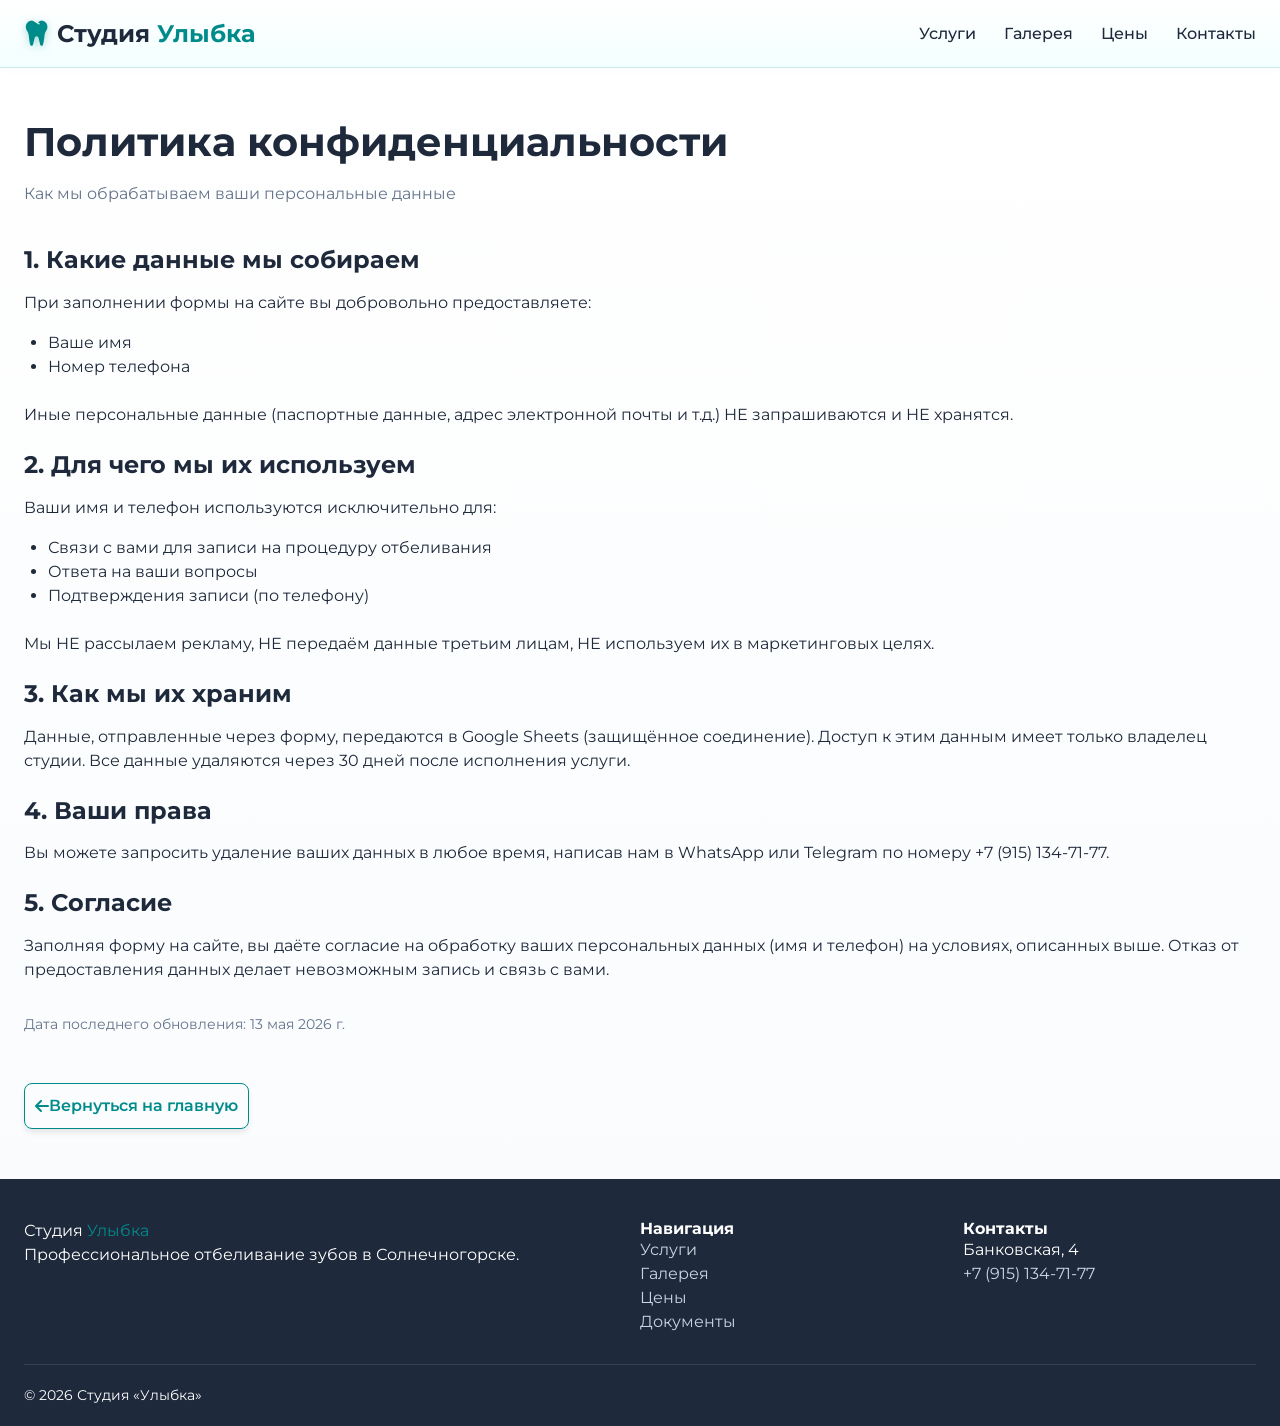
<file: privacy-policy/index.html>
<!DOCTYPE html>
<html lang="ru">

<head>
  <!-- Yandex.Metrika counter -->
  <script type="text/javascript">
    (function (m, e, t, r, i, k, a) {
      m[i] = m[i] || function () { (m[i].a = m[i].a || []).push(arguments) };
      m[i].l = 1 * new Date();
      for (var j = 0; j < document.scripts.length; j++) { if (document.scripts[j].src === r) { return; } }
      k = e.createElement(t), a = e.getElementsByTagName(t)[0], k.async = 1, k.src = r, a.parentNode.insertBefore(k, a)
    })(window, document, 'script', 'https://mc.yandex.ru/metrika/tag.js?id=109186082', 'ym');

    ym(109186082, 'init', { ssr: true, webvisor: true, clickmap: true, ecommerce: "dataLayer", referrer: document.referrer, url: location.href, accurateTrackBounce: true, trackLinks: true });
  </script>
  <noscript>
    <div><img src="https://mc.yandex.ru/watch/109186082" style="position:absolute; left:-9999px;" alt="" /></div>
  </noscript>
  <!-- /Yandex.Metrika counter -->
  <meta charset="UTF-8">
  <meta name="viewport" content="width=device-width, initial-scale=1.0, maximum-scale=5.0, user-scalable=yes">

  <title>Политика конфиденциальности | Студия Улыбка Солнечногорск</title>

  <meta name="description"
    content="Политика обработки персональных данных в студии отбеливания зубов «Улыбка» (Солнечногорск). Собираем только имя и телефон для связи.">
  <meta name="robots" content="noindex, follow">

  <link rel="canonical" href="https://студия-улыбка.рф/privacy-policy/">

  <link rel="preconnect" href="https://fonts.googleapis.com">
  <link rel="preconnect" href="https://fonts.gstatic.com" crossorigin>
  <link href="https://fonts.googleapis.com/css2?family=Montserrat:wght@400;500;600;700&display=swap" rel="stylesheet">
  <link rel="stylesheet" href="https://cdnjs.cloudflare.com/ajax/libs/font-awesome/6.0.0-beta3/css/all.min.css">
  <link rel="stylesheet" href="../css/style.css">

  <link rel="icon" type="image/x-icon" href="/favicon.ico">
  <link rel="icon" type="image/png" sizes="16x16" href="/favicon-16x16.png">
  <link rel="icon" type="image/png" sizes="32x32" href="/favicon-32x32.png">
  <link rel="apple-touch-icon" sizes="180x180" href="/apple-touch-icon.png">
</head>

<body>

  <header class="header">
    <div class="container header__container">
      <a href="/" class="logo">
        <span class="logo__icon"><i class="fas fa-tooth"></i></span>
        <span class="logo__text">Студия <span class="logo__text--accent">Улыбка</span></span>
      </a>
      <nav class="nav">
        <ul class="nav__list">
          <li><a href="/#services" class="nav__link">Услуги</a></li>
          <li><a href="/#gallery" class="nav__link">Галерея</a></li>
          <li><a href="/#price" class="nav__link">Цены</a></li>
          <li><a href="/#contact" class="nav__link">Контакты</a></li>
        </ul>
      </nav>
    </div>
  </header>

  <main class="legal-main">
    <section class="legal-page">
      <div class="container">
        <h1 class="page-title">Политика конфиденциальности</h1>
        <p class="page-subtitle">Как мы обрабатываем ваши персональные данные</p>

        <div class="legal__text">
          <h2>1. Какие данные мы собираем</h2>
          <p>При заполнении формы на сайте вы добровольно предоставляете:</p>
          <ul style="margin: 16px 0 24px 24px; list-style: disc;">
            <li>Ваше имя</li>
            <li>Номер телефона</li>
          </ul>
          <p>Иные персональные данные (паспортные данные, адрес электронной почты и т.д.) НЕ запрашиваются и НЕ
            хранятся.</p>

          <h2>2. Для чего мы их используем</h2>
          <p>Ваши имя и телефон используются исключительно для:</p>
          <ul style="margin: 16px 0 24px 24px; list-style: disc;">
            <li>Связи с вами для записи на процедуру отбеливания</li>
            <li>Ответа на ваши вопросы</li>
            <li>Подтверждения записи (по телефону)</li>
          </ul>
          <p>Мы НЕ рассылаем рекламу, НЕ передаём данные третьим лицам, НЕ используем их в маркетинговых целях.</p>

          <h2>3. Как мы их храним</h2>
          <p>Данные, отправленные через форму, передаются в Google Sheets (защищённое соединение). Доступ к этим данным
            имеет только владелец студии. Все данные удаляются через 30 дней после исполнения услуги.</p>

          <h2>4. Ваши права</h2>
          <p>Вы можете запросить удаление ваших данных в любое время, написав нам в WhatsApp или Telegram по номеру <a
              href="tel:+79151347177">+7 (915) 134-71-77</a>.</p>

          <h2>5. Согласие</h2>
          <p>Заполняя форму на сайте, вы даёте согласие на обработку ваших персональных данных (имя и телефон) на
            условиях, описанных выше. Отказ от предоставления данных делает невозможным запись и связь с вами.</p>

          <p style="margin-top: 32px; font-size: 0.875rem; color: var(--text-muted);">Дата последнего обновления: 13 мая
            2026 г.</p>
        </div>

        <div class="back-link">
          <a href="/" class="btn btn--outline"><i class="fas fa-arrow-left"></i> Вернуться на главную</a>
        </div>
      </div>
    </section>
  </main>

  <footer class="footer">
    <div class="container">
      <div class="footer__grid">
        <div class="footer__col">
          <div class="footer__logo">
            <span class="logo__text">Студия <span class="logo__text--accent">Улыбка</span></span>
          </div>
          <p>Профессиональное отбеливание зубов в Солнечногорске.</p>
        </div>
        <div class="footer__col">
          <h4>Навигация</h4>
          <ul>
            <li><a href="/#services">Услуги</a></li>
            <li><a href="/#gallery">Галерея</a></li>
            <li><a href="/#price">Цены</a></li>
            <li><a href="legal/">Документы</a></li>
          </ul>
        </div>
        <div class="footer__col">
          <h4>Контакты</h4>
          <ul>
            <li>Банковская, 4</li>
            <li><a href="tel:+79151347177">+7 (915) 134-71-77</a></li>
          </ul>
        </div>
      </div>
      <div class="footer__bottom">
        <div class="footer__copyright">© <span id="currentYear"></span> Студия «Улыбка»</div>
      </div>
    </div>
  </footer>

  <script>
    document.getElementById('currentYear').textContent = new Date().getFullYear();
  </script>
</body>

</html>
</file>
<file: css/style.css>
* {
    margin: 0;
    padding: 0;
    box-sizing: border-box;
}

:root {
    --primary: #008b8b;
    --primary-dark: #006b6b;
    --primary-light: #e6f3f3;
    --accent: #00b4b4;
    --text-dark: #1e293b;
    --text-muted: #64748b;
    --bg-light: #ffffff;
    --bg-soft: #f8fafc;
    --border-light: #e2e8f0;
    --shadow-sm: 0 4px 6px -1px rgb(0 0 0 / 0.1);
    --shadow-md: 0 10px 15px -3px rgb(0 0 0 / 0.1);
    --shadow-lg: 0 20px 25px -5px rgb(0 0 0 / 0.1);
    --radius: 16px;
    --radius-sm: 8px;
    --font-main: 'Montserrat', sans-serif;
    --gallery-max-width: 500px;
}

html {
    scroll-behavior: smooth;
}

html,
body {
    overflow-x: hidden;
}

body {
    font-family: var(--font-main);
    color: var(--text-dark);
    line-height: 1.5;
    background: linear-gradient(180deg, #ffffff 0%, #f9fbfd 100%);
    -webkit-font-smoothing: antialiased;
}

.container {
    max-width: 1280px;
    margin: 0 auto;
    padding: 0 24px;
}

img {
    max-width: 100%;
    height: auto;
    display: block;
}

a {
    text-decoration: none;
    color: inherit;
}

ul {
    list-style: none;
}

h1,
h2,
h3,
h4 {
    line-height: 1.2;
    font-weight: 700;
}

.section-title {
    font-size: clamp(2rem, 5vw, 3rem);
    margin-bottom: 16px;
}

.section-subtitle {
    font-size: 1.125rem;
    color: var(--text-muted);
}

.text-accent {
    color: var(--primary);
}

.section-header {
    text-align: center;
    margin-bottom: 40px;
}

.btn {
    display: inline-flex;
    align-items: center;
    justify-content: center;
    font-weight: 600;
    border-radius: var(--radius-sm);
    transition: all 0.3s ease;
    cursor: pointer;
    border: 1px solid transparent;
    white-space: nowrap;
    padding: 10px;
    box-shadow: var(--shadow-sm);
}

.btn--primary {
    background: var(--primary);
    color: white;
}

.btn--primary:hover {
    background: var(--primary-dark);
    transform: translateY(-2px);
    box-shadow: var(--shadow-md), 0 0 10px var(--primary-light);
}

.btn--outline {
    background: transparent;
    border-color: var(--primary);
    color: var(--primary);
}

.btn--outline:hover {
    background: var(--primary-light);
    box-shadow: var(--shadow-md);
}

.btn--large {
    padding: 14px 32px;
    font-size: 1rem;
}

.btn--small {
    padding: 8px 16px;
    font-size: 0.875rem;
}

.btn--block {
    width: 100%;
}

.header {
    padding: 12px 0;
    background: linear-gradient(180deg, rgba(255, 255, 255, 0.98) 0%, rgba(240, 255, 255, 0.8) 100%);
    backdrop-filter: blur(12px);
    position: sticky;
    top: 0;
    z-index: 100;
    border-bottom: 1px solid rgba(0, 139, 139, 0.2);
    box-shadow: 0 2px 10px rgba(0, 0, 0, 0.02);
}

.header__container {
    display: flex;
    align-items: center;
    justify-content: space-between;
}

.logo {
    display: flex;
    align-items: center;
    gap: 8px;
    font-weight: 700;
    font-size: 1.5rem;
}

.logo__icon {
    font-size: 1.8rem;
    color: var(--primary);
    filter: drop-shadow(0 2px 4px rgba(0, 139, 139, 0.3));
}

.logo__text--accent {
    color: var(--primary);
}

.nav__list {
    display: flex;
    gap: 28px;
    flex-wrap: wrap;
    justify-content: center;
}

.nav__link {
    font-weight: 500;
    color: var(--text-dark);
    transition: all 0.2s;
    padding: 6px 0;
    border-bottom: 2px solid transparent;
}

.nav__link:hover {
    color: var(--primary);
    border-bottom-color: var(--primary);
}

.header__actions {
    display: flex;
    align-items: center;
    gap: 16px;
}

.header__phone {
    font-weight: 600;
}

.header__mobile-call {
    display: none;
    font-size: 1.4rem;
    color: var(--primary);
    padding: 8px;
}

.burger {
    display: none;
    flex-direction: column;
    gap: 6px;
    background: none;
    border: none;
    padding: 8px;
    cursor: pointer;
}

.burger__line {
    width: 24px;
    height: 2px;
    background: var(--text-dark);
    transition: 0.2s;
}

.mobile-menu {
    position: fixed;
    top: 72px;
    left: 0;
    right: 0;
    bottom: 0;
    background: white;
    z-index: 99;
    padding: 24px;
    transform: translateX(100%);
    transition: transform 0.3s ease;
    overflow-y: auto;
}

.mobile-menu.active {
    transform: translateX(0);
}

.mobile-menu__list {
    display: flex;
    flex-direction: column;
    gap: 20px;
}

.mobile-menu__list a {
    font-size: 1.25rem;
    font-weight: 600;
}

.mobile-menu__footer {
    margin-top: 40px;
}

.hero {
    padding: 50px 0;
    background: linear-gradient(145deg, #f4fcfa 0%, #ffffff 80%);
}

.hero__container {
    display: grid;
    grid-template-columns: 1fr;
    gap: 40px;
    align-items: center;
}

.hero__badge {
    background: var(--primary-light);
    color: var(--primary-dark);
    padding: 6px 16px;
    border-radius: 40px;
    font-size: 0.875rem;
    font-weight: 600;
    display: inline-block;
    margin-bottom: 20px;
    box-shadow: inset 0 1px 3px rgba(0, 0, 0, 0.02);
}

.hero__title {
    font-size: clamp(2.5rem, 6vw, 4rem);
    margin-bottom: 24px;
    text-shadow: 0 2px 6px rgba(0, 139, 139, 0.05);
}

.hero__title--highlight {
    color: var(--primary);
}

.hero__subtitle {
    font-size: 1.125rem;
    color: var(--text-muted);
    margin-bottom: 32px;
}

.hero__cta {
    display: flex;
    gap: 16px;
    margin-bottom: 40px;
}

.hero__features {
    display: flex;
    gap: 10px;
    flex-wrap: wrap;
}

.feature-item {
    display: flex;
    align-items: center;
    gap: 10px;
    background: rgba(255, 255, 255, 0.7);
    padding: 8px 16px;
    border-radius: 40px;
    backdrop-filter: blur(4px);
    box-shadow: var(--shadow-sm);
    background: linear-gradient(135deg, #ffffff 0%, #f0fcfc 100%);
}

.feature-item__icon {
    color: var(--primary);
}

.services {
    padding: 60px 0;
}

.services__grid {
    display: grid;
    grid-template-columns: repeat(4, 1fr);
    gap: 20px;
}

.service-card {
    background: linear-gradient(135deg, #ffffff 0%, #f0fcfc 100%);
    padding: 28px;
    border-radius: var(--radius);
    transition: all 0.3s;
    border: 1px solid rgba(0, 139, 139, 0.08);
    box-shadow: var(--shadow-sm);
    display: flex;
    align-items: flex-start;
    gap: 16px;
}

.service-card:hover {
    transform: translateY(-6px);
    box-shadow: var(--shadow-lg), 0 0 0 2px var(--primary-light);
    border-color: var(--primary-light);
}

.service-card__icon {
    font-size: 2.2rem;
    color: var(--primary);
    flex-shrink: 0;
}

.service-card__content h3 {
    margin-bottom: 10px;
    font-size: 1.25rem;
}

.service-card__content p {
    color: var(--text-muted);
    font-size: 0.95rem;
}

.gallery {
    padding: 60px 0;
    background: var(--bg-soft);
}

.gallery__wrapper {
    position: relative;
    margin: 0 auto;
    max-width: var(--gallery-max-width);
    width: 100%;
}

.gallery__slider {
    width: 100%;
    overflow: hidden;
    border-radius: var(--radius);
    box-shadow: var(--shadow-lg);
    touch-action: pan-y;
}

.gallery__track {
    display: flex;
    transition: transform 0.4s cubic-bezier(0.2, 0.9, 0.4, 1);
    will-change: transform;
}

.gallery__slide {
    flex: 0 0 100%;
    padding: 6px;
}

.gallery-card {
    background: white;
    border-radius: var(--radius);
    overflow: hidden;
    aspect-ratio: 3 / 4;
}

.gallery-card img {
    width: 100%;
    height: 100%;
    object-fit: cover;
}

.gallery__nav {
    display: flex;
    align-items: center;
    justify-content: center;
    gap: 20px;
    margin-top: 20px;
}

.gallery__btn {
    width: 44px;
    height: 44px;
    border-radius: 50%;
    border: none;
    background: white;
    box-shadow: var(--shadow-sm);
    font-size: 1.2rem;
    cursor: pointer;
    transition: 0.2s;
}

.gallery__btn:hover {
    background: var(--primary);
    color: white;
    box-shadow: 0 0 15px var(--primary);
}

.gallery__dots {
    display: flex;
    gap: 10px;
}

.gallery__dot {
    width: 10px;
    height: 10px;
    border-radius: 50%;
    background: var(--border-light);
    border: none;
    cursor: pointer;
    transition: 0.2s;
}

.gallery__dot.active {
    background: var(--primary);
    width: 24px;
    border-radius: 10px;
}

.before-after {
    padding: 60px 0;
}

.before-after__grid {
    display: grid;
    grid-template-columns: repeat(4, 1fr);
    gap: 20px;
}

.before-after-item {
    position: relative;
    border-radius: var(--radius);
    overflow: hidden;
    box-shadow: var(--shadow-md);
    aspect-ratio: 1 / 1;
    transition: transform 0.3s;
}

.before-after-item:hover {
    transform: scale(1.02);
}

.before-after-item img {
    width: 100%;
    height: 100%;
    object-fit: cover;
}

.before-after-label {
    position: absolute;
    bottom: 10px;
    left: 10px;
    background: rgba(0, 0, 0, 0.5);
    backdrop-filter: blur(4px);
    color: white;
    padding: 4px 12px;
    border-radius: 20px;
    font-size: 0.8rem;
    font-weight: 600;
}

.price {
    padding: 60px 0;
    background: linear-gradient(0deg, #ffffff 0%, #f0f9f9 100%);
}

.price__grid {
    display: grid;
    grid-template-columns: 1.5fr 1fr;
    gap: 40px;
}

.price__list {
    margin-top: 28px;
}

.price__item {
    display: flex;
    justify-content: space-between;
    align-items: baseline;
    padding: 14px 0;
    border-bottom: 1px dashed var(--border-light);
    font-weight: 500;
}

.price__item span:first-child {
    margin-right: 16px;
}

.price__item span:last-child {
    font-weight: 700;
    color: var(--primary);
    white-space: nowrap;
}

.price__note {
    margin-top: 24px;
    color: var(--text-muted);
}

.cert-card {
    background: linear-gradient(135deg, #ffffff 0%, #f0fcfc 100%);
    padding: 32px;
    border-radius: var(--radius);
    box-shadow: var(--shadow-lg);
    border: 1px solid rgba(0, 139, 139, 0.1);
    display: flex;
    align-items: flex-start;
    gap: 20px;
}

.cert-card__icon {
    font-size: 2.5rem;
    color: var(--primary);
    flex-shrink: 0;
}

.cert-card__content {
    flex: 1;
}

.cert-card__content h3 {
    margin-bottom: 16px;
}

.cert-card__content p {
    margin-bottom: 24px;
}

.faq {
    padding: 60px 0;
    background: white;
}

.faq__grid {
    max-width: 900px;
    margin: 0 auto;
    display: flex;
    flex-direction: column;
    gap: 12px;
}

.faq-item {
    background: var(--bg-soft);
    border-radius: var(--radius-sm);
    padding: 6px 20px;
    border: 1px solid var(--border-light);
    transition: all 0.2s;
}

.faq-item[open] {
    background: white;
    box-shadow: var(--shadow-md);
    border-color: var(--primary-light);
}

.faq-question {
    font-weight: 600;
    font-size: 1.1rem;
    padding: 18px 0;
    cursor: pointer;
    list-style: none;
    display: flex;
    justify-content: space-between;
    align-items: center;
}

.faq-question::-webkit-details-marker {
    display: none;
}

.faq-question::after {
    content: '\f078';
    font-family: 'Font Awesome 6 Free';
    font-weight: 900;
    color: var(--primary);
    transition: transform 0.2s;
    font-size: 0.9rem;
}

.faq-item[open] .faq-question::after {
    transform: rotate(180deg);
}

.faq-answer {
    padding: 0 0 20px 0;
    color: var(--text-muted);
    line-height: 1.6;
}

.contact {
    padding: 60px 0;
}

.contact__wrapper {
    display: grid;
    grid-template-columns: 1fr 1fr;
    gap: 30px;
    background: white;
    border-radius: var(--radius);
    overflow: hidden;
    box-shadow: var(--shadow-lg);
    border: 1px solid rgba(0, 139, 139, 0.1);
}

.contact__info {
    padding: 36px;
}

.contact__address {
    margin: 24px 0;
}

.contact__line {
    display: flex;
    align-items: flex-start;
    gap: 1px;
    margin-bottom: 16px;
}

.contact__icon {
    font-size: 1.2rem;
    color: var(--primary);
    width: 24px;
}

.social-links {
    display: flex;
    gap: 16px;
    margin: 24px 0 32px;
}

.social-link {
    display: flex;
    align-items: center;
    justify-content: center;
    width: 48px;
    height: 48px;
    border-radius: 50%;
    color: white;
    font-size: 1.5rem;
    transition: all 0.3s;
    box-shadow: var(--shadow-sm);
}

.social-link--vk {
    background: #0077ff;
}

.social-link--inst {
    background: linear-gradient(45deg, #f09433, #e6683c, #dc2743, #cc2366, #bc1888);
}

.social-link:hover {
    filter: grayscale(100%);
    background: #334155;
    transform: translateY(-3px);
    box-shadow: var(--shadow-md);
}

.contact__consult-text {
    margin: 0 0 20px;
    font-size: 0.95rem;
    color: var(--text-muted);
}

.contact__form h3 {
    margin-bottom: 20px;
}

.form-group {
    margin-bottom: 16px;
}

.form-group input,
.form-group textarea {
    width: 100%;
    padding: 14px 16px;
    border: 1px solid var(--border-light);
    border-radius: var(--radius-sm);
    font-size: 1rem;
    font-family: inherit;
    transition: border 0.2s;
    background: white;
}

.form-group textarea {
    resize: vertical;
    min-height: 80px;
}

.form-group input:focus,
.form-group textarea:focus {
    outline: none;
    border-color: var(--primary);
    box-shadow: 0 0 0 3px var(--primary-light);
}

.form__privacy {
    margin-top: 16px;
    font-size: 0.75rem;
    color: var(--text-muted);
}

.map-container {
    height: 100%;
    min-height: 400px;
    background: #e2e8f0;
}

.footer {
    background: var(--text-dark);
    color: white;
    padding: 40px 0 20px;
}

.footer__grid {
    display: grid;
    grid-template-columns: 2fr 1fr 1fr;
    gap: 30px;
    margin-bottom: 30px;
}

.footer a {
    color: #cbd5e1;
}

.footer a:hover {
    color: white;
}

.footer__social {
    display: flex;
    gap: 16px;
    margin-top: 20px;
}

.footer__social a {
    display: flex;
    align-items: center;
    justify-content: center;
    width: 40px;
    height: 40px;
    border-radius: 50%;
    color: white;
    font-size: 1.2rem;
    transition: all 0.3s;
}

.footer__social a:first-child {
    background: #0077ff;
}

.footer__social a:last-child {
    background: linear-gradient(45deg, #f09433, #e6683c, #dc2743, #cc2366, #bc1888);
}

.footer__social a:hover {
    filter: grayscale(100%);
    background: #334155;
    transform: translateY(-3px);
    box-shadow: 0 0 12px rgba(255, 255, 255, 0.2);
}

.footer__bottom {
    display: flex;
    justify-content: space-between;
    padding-top: 20px;
    border-top: 1px solid #334155;
    font-size: 0.875rem;
}

.legal-main {
    display: flex;
    flex-direction: column;
    min-height: 100vh;
}

.legal-page {
    padding: 50px 0;
    flex: 1;
}

.page-title {
    font-size: 2.5rem;
    margin-bottom: 16px;
}

.page-subtitle {
    color: var(--text-muted);
    margin-bottom: 40px;
}

.legal__content {
    display: grid;
    grid-template-columns: 1.5fr 1fr;
    gap: 40px;
}

.legal__text h2 {
    margin: 24px 0 16px;
}

.legal__text h2:first-of-type {
    margin-top: 0;
}

.legal__gallery-title {
    margin-bottom: 24px;
}

.docs-grid {
    display: grid;
    grid-template-columns: 1fr 1fr;
    gap: 20px;
}

.doc-card {
    border-radius: var(--radius);
    overflow: hidden;
    box-shadow: var(--shadow-md);
    cursor: pointer;
}

.doc-card img {
    width: 100%;
    aspect-ratio: 3/4;
    object-fit: cover;
}

.doc-card__label {
    display: block;
    padding: 12px;
    background: white;
    font-weight: 500;
}

.legal__note {
    margin-top: 24px;
    font-size: 0.875rem;
    color: var(--text-muted);
}

.back-link {
    margin-top: 48px;
}

.animate {
    opacity: 0;
    transition: opacity 0.7s cubic-bezier(0.2, 0.9, 0.3, 1), transform 0.7s cubic-bezier(0.2, 0.9, 0.3, 1);
}

.animate.visible {
    opacity: 1;
    transform: translate(0, 0) !important;
}

.fade-in {
    transform: translateY(0);
}

.fade-in-up {
    transform: translateY(40px);
}

.fade-in-left {
    transform: translateX(-40px);
}

.fade-in-right {
    transform: translateX(40px);
}

.lightbox {
    display: none;
    position: fixed;
    top: 0;
    left: 0;
    right: 0;
    bottom: 0;
    background: rgba(0, 0, 0, 0.9);
    z-index: 1000;
    justify-content: center;
    align-items: center;
}

.lightbox.active {
    display: flex;
}

.lightbox__image {
    max-width: 90%;
    max-height: 90vh;
}

.lightbox__close {
    position: absolute;
    top: 24px;
    right: 24px;
    font-size: 40px;
    color: white;
    cursor: pointer;
}

.floating-call-btn {
    position: fixed;
    bottom: 24px;
    right: 24px;
    width: 60px;
    height: 60px;
    border-radius: 50%;
    background: var(--primary);
    color: white;
    display: flex;
    align-items: center;
    justify-content: center;
    font-size: 1.8rem;
    box-shadow: 0 8px 20px rgba(0, 139, 139, 0.4);
    z-index: 1500;
    transition: transform 0.3s ease, background 0.3s ease;
    border: none;
}

.floating-call-btn:hover {
    transform: scale(1.1);
    background: var(--primary-dark);
}

@media (max-width: 1100px) {
    .nav__list {
        gap: 18px;
    }

    .header__phone {
        font-size: 0.9rem;
    }
}

@media (max-width: 1024px) {
    :root {
        --gallery-max-width: 450px;
    }

    .services__grid {
        grid-template-columns: repeat(2, 1fr);
    }

    .price__grid {
        gap: 24px;
    }
}

@media (max-width: 992px) {
    .before-after__grid {
        grid-template-columns: repeat(2, 1fr);
    }

    .legal__content {
        grid-template-columns: 1fr;
    }
}

@media (max-width: 768px) {
    .header {
        position: fixed;
        top: 0;
        left: 0;
        right: 0;
        z-index: 100;
    }

    .header__container {
        display: flex;
        align-items: center;
        justify-content: space-between;
    }

    .nav,
    .header__actions {
        display: none;
    }

    .logo {
        margin-right: auto;
    }

    .header__mobile-call {
        display: flex;
        align-items: center;
        justify-content: center;
        margin-right: 4px;
    }

    .burger {
        display: flex;
    }

    :root {
        --gallery-max-width: 380px;
    }

    .hero,
    .services,
    .gallery,
    .before-after,
    .price,
    .faq,
    .contact {
        padding: 40px 0;
    }

    .hero {
        padding-top: 100px;
    }

    .hero__container,
    .services__grid,
    .contact__wrapper,
    .footer__grid,
    .price__grid {
        grid-template-columns: 1fr;
    }

    .hero__cta {
        flex-direction: column;
    }

    .service-card {
        flex-direction: row;
        align-items: flex-start;
        padding: 24px;
        gap: 14px;
    }

    .service-card__icon {
        font-size: 1.8rem;
    }

    .before-after__grid {
        grid-template-columns: repeat(2, 1fr);
        gap: 12px;
    }

    .contact__map {
        height: 300px;
    }

    .map-container {
        min-height: 100%;
    }

    .footer__grid {
        gap: 24px;
    }

    .faq__grid {
        padding: 0 8px;
    }
}

@media (max-width: 550px) {
    .container {
        padding: 0 12px;
    }

    :root {
        --gallery-max-width: 300px;
    }

    .section-header {
        margin-bottom: 24px;
    }

    .hero {
        padding: 90px 0 30px;
    }

    .hero__title {
        font-size: 1.9rem;
    }

    .hero__subtitle {
        font-size: 1rem;
    }

    .btn--large {
        padding: 12px 20px;
        font-size: 0.9rem;
    }

    .services__grid {
        grid-template-columns: 1fr;
    }

    .before-after__grid {
        grid-template-columns: 1fr 1fr;
    }

    .before-after-label {
        font-size: 0.6rem;
    }

    .price__item {
        font-size: 0.9rem;
        flex-wrap: wrap;
        row-gap: 6px;
    }

    .price__item span:first-child {
        flex: 1 1 60%;
    }

    .contact__info {
        padding: 24px 12px;
    }

    .faq-question {
        font-size: 1rem;
        padding: 14px 0;
    }

    .footer__grid {
        grid-template-columns: 1fr;
        text-align: center;
    }

    .footer__social {
        justify-content: center;
    }

    .footer__bottom {
        flex-direction: column;
        gap: 10px;
        text-align: center;
    }
}

@media (max-width: 420px) {
    .logo {
        font-size: 1.3rem;
    }

    .logo__icon {
        font-size: 1.6rem;
    }

    .hero__badge {
        font-size: 0.75rem;
    }

    .hero__title {
        font-size: 1.7rem;
    }

    .hero__features {
        flex-direction: column;
        gap: 8px;
    }

    .feature-item {
        justify-content: flex-start;
        padding: 6px 12px;
    }

    .section-title {
        font-size: 1.8rem;
    }

    .contact__map {
        height: 250px;
    }

    .contact__wrapper {
        gap: 0;
    }
}

.footer__bottom {
    display: flex;
    justify-content: space-between;
    align-items: center;
    flex-wrap: wrap;
    gap: 10px;
}

.footer__links a:hover {
    text-decoration: underline;
    color: white !important;
}

@media (max-width: 550px) {
    .footer__bottom {
        flex-direction: column;
        text-align: center;
    }
}
</file>
